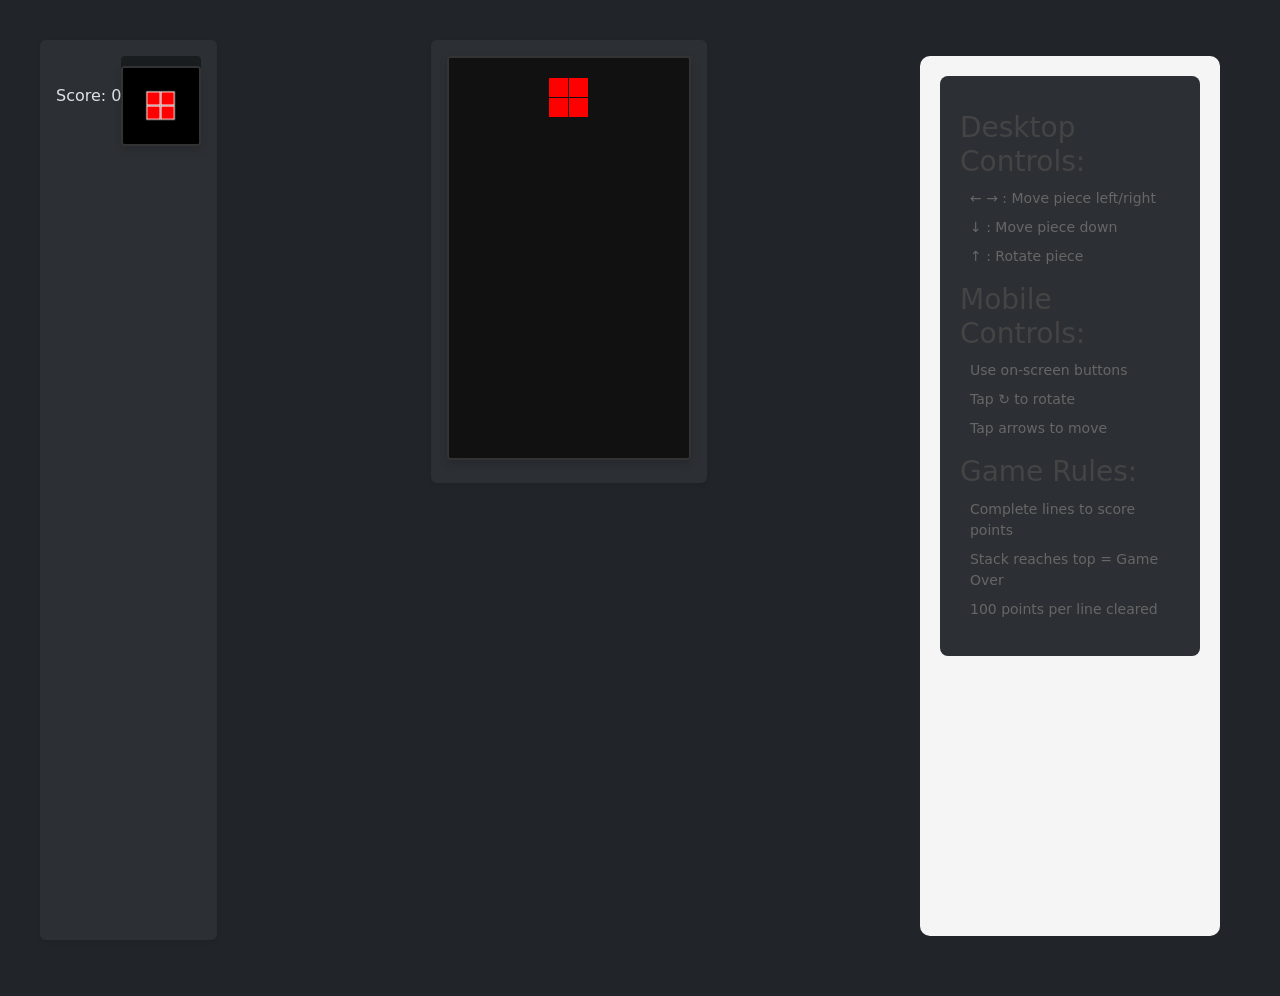
<file: index.html>
<!DOCTYPE html>
<html data-bs-theme="dark">
<head>
    <meta name="viewport" content="width=device-width, initial-scale=1.0, user-scalable=no">
    <title>Tetris</title>
    <link href="https://cdn.jsdelivr.net/npm/bootstrap@5.3.2/dist/css/bootstrap.min.css" rel="stylesheet">
    <link rel="stylesheet" href="https://cdnjs.cloudflare.com/ajax/libs/font-awesome/6.4.2/css/all.min.css">
    <link rel="stylesheet" href="styles.css">
</head>
<body>
    <div class="wrapper">
        <!-- Score and preview at top -->
        <div class="card shadow-sm mb-3">
            <div class="card-body">
                <div class="d-flex justify-content-between align-items-center">
                    <h6 class="card-title mb-0">Score: <span id="score">0</span></h6>
                    <div class="preview-mini">
                        <canvas id="preview" width="80" height="80"></canvas>
                    </div>
                </div>
            </div>
        </div>

        <!-- Game container -->
        <div class="game-container mb-3">
            <div class="row justify-content-center">
                <div class="col-12">
                    <div class="card shadow-sm">
                        <div class="card-body">
                            <canvas id="tetris" width="240" height="400"></canvas>
                        </div>
                    </div>
                </div>
            </div>
        </div>

        <!-- Controls section moved between game and instructions -->
        <div class="controls-section mb-3">
            <div class="card shadow-sm">
                <div class="card-body">
                    <div class="controls d-flex flex-column align-items-center">
                        <button id="rotate" class="btn btn-primary btn-control mb-2">
                            <i class="fas fa-redo"></i>
                        </button>
                        <div class="d-flex justify-content-center gap-2">
                            <button id="left" class="btn btn-primary btn-control">
                                <i class="fas fa-arrow-left"></i>
                            </button>
                            <button id="down" class="btn btn-primary btn-control">
                                <i class="fas fa-arrow-down"></i>
                            </button>
                            <button id="right" class="btn btn-primary btn-control">
                                <i class="fas fa-arrow-right"></i>
                            </button>
                        </div>
                    </div>
                </div>
            </div>
        </div>
        
        <!-- Instructions at bottom -->
        <div class="instructions mt-3">
            <button class="btn btn-secondary instruction-toggle w-100" type="button" 
                    data-bs-toggle="collapse" 
                    data-bs-target="#howToPlay" 
                    aria-expanded="false">
                How to Play <i class="fas fa-chevron-down ms-2"></i>
            </button>
            <div class="collapse" id="howToPlay">
                <div class="instruction-content">
                    <h3>Desktop Controls:</h3>
                    <ul>
                        <li>← → : Move piece left/right</li>
                        <li>↓ : Move piece down</li>
                        <li>↑ : Rotate piece</li>
                    </ul>
                    
                    <h3>Mobile Controls:</h3>
                    <ul>
                        <li>Use on-screen buttons</li>
                        <li>Tap ↻ to rotate</li>
                        <li>Tap arrows to move</li>
                    </ul>
                    
                    <h3>Game Rules:</h3>
                    <ul>
                        <li>Complete lines to score points</li>
                        <li>Stack reaches top = Game Over</li>
                        <li>100 points per line cleared</li>
                    </ul>
                </div>
            </div>
        </div>
    </div>
    <script src="https://cdn.jsdelivr.net/npm/bootstrap@5.3.2/dist/js/bootstrap.bundle.min.js"></script>
    <script>
        document.addEventListener('DOMContentLoaded', function() {
            const howToPlay = document.getElementById('howToPlay');
            const toggle = document.querySelector('.instruction-toggle i');
            
            howToPlay.addEventListener('show.bs.collapse', function () {
                toggle.style.transform = 'rotate(180deg)';
            });
            
            howToPlay.addEventListener('hide.bs.collapse', function () {
                toggle.style.transform = 'rotate(0deg)';
            });
            
            // Set initial state based on screen size
            if (window.innerWidth > 768) {
                new bootstrap.Collapse(howToPlay, { show: true });
            }
        });
    </script>
    <script src="js/tetris.js"></script>
</body>
</html>
</file>
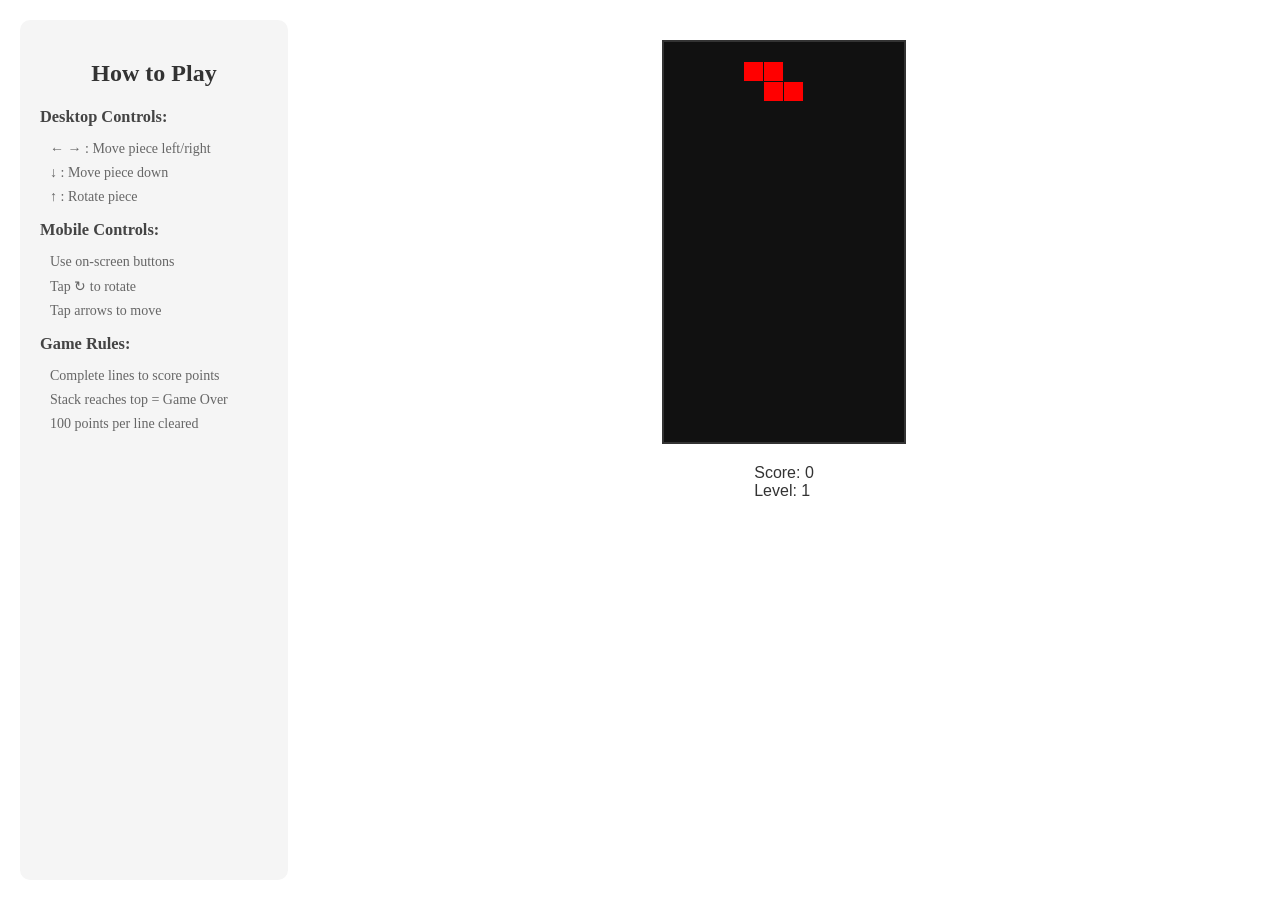
<file: tetris/index.html>
<!DOCTYPE html>
<html>
    <head>
        <meta name="viewport" content="width=device-width, initial-scale=1.0, maximum-scale=1.0, user-scalable=no">
        <title>Tetris</title>
        <link rel="stylesheet" href="styles.css">
    </head>
<body>
    <div class="wrapper">
        <div class="instructions">
            <h2>How to Play</h2>
            <div class="instruction-content">
                <h3>Desktop Controls:</h3>
                <ul>
                    <li>← → : Move piece left/right</li>
                    <li>↓ : Move piece down</li>
                    <li>↑ : Rotate piece</li>
                </ul>
                
                <h3>Mobile Controls:</h3>
                <ul>
                    <li>Use on-screen buttons</li>
                    <li>Tap ↻ to rotate</li>
                    <li>Tap arrows to move</li>
                </ul>
                
                <h3>Game Rules:</h3>
                <ul>
                    <li>Complete lines to score points</li>
                    <li>Stack reaches top = Game Over</li>
                    <li>100 points per line cleared</li>
                </ul>
            </div>
        </div>
    <div class="game-container">
        <canvas id="tetris" width="240" height="400"></canvas>
        <div class="info">
            <div>Score: <span id="score">0</span></div>
            <div>Level: <span id="level">1</span></div>
        </div>
        <div class="controls">
            <div class="control-row">
                <button class="control-btn" id="rotate">↻</button>
            </div>
            <div class="control-row">
                <button class="control-btn" id="left">←</button>
                <button class="control-btn" id="down">↓</button>
                <button class="control-btn" id="right">→</button>
            </div>
        </div>
    </div>
    <script src="js/tetris.js"></script>
</body>
</html>
</file>
<file: styles.css>
body {
    margin: 0;
    padding: 0;
    overflow-y: auto;
    touch-action: pan-y;
    background-color: #212529;
    padding: 20px;
    color: #f8f9fa;
}

.game-container {
    display: flex;
    flex-direction: column;
    align-items: center;
    padding: 20px;
    width: 100%;
    height: 100vh;
    box-sizing: border-box;
    max-width: 500px;
    margin: 0 auto;
    padding: 0 10px;
}

canvas {
    border: 2px solid #333;
    background: #111;
    max-width: 100%;
    height: auto;
    border-radius: 4px;
    box-shadow: 0 0.25rem 0.5rem rgba(0,0,0,0.15);
}

.info {
    margin-top: 20px;
    color: #333;
    font-family: Arial, sans-serif;
}

.controls {
    display: none;
    margin-top: 20px;
    width: 100%;
    max-width: 300px;
    gap: 10px;
}

.control-row {
    display: flex;
    justify-content: center;
    gap: 10px;
    margin: 5px 0;
}

.control-btn {
    width: 60px;
    height: 60px;
    background: #333;
    color: white;
    border: none;
    border-radius: 50%;
    font-size: 24px;
    touch-action: none;
}

@media (max-width: 768px) {
    .controls {
        display: block;
    }
    
    body {
        height: auto;
        overflow-y: auto;
    }
    
    .wrapper {
        flex-direction: column;
        height: auto;
        min-height: auto;
        padding: 10px;
        display: flex;
        flex-direction: column;
        min-height: 100vh;
    }
    
    .instructions {
        max-height: 40vh;
        overflow-y: auto;
        margin-bottom: 20px;
        margin-top: auto;
        padding-top: 10px;
    }
    
    .game-container {
        height: auto;
        min-height: 50vh;
        flex: 1;
        display: flex;
        flex-direction: column;
    }
    
    canvas {
        max-height: 50vh;
        max-height: calc(100vh - 300px);
        width: auto;
    }
    
    .controls-section {
        position: sticky;
        top: 0;
        z-index: 1000;
        background-color: #212529;
        padding-top: 10px;
    }
    
    .btn-control {
        width: 50px;
        height: 50px;
        padding: 0.5rem;
    }
    
    .wrapper {
        padding: 10px;
        display: flex;
        flex-direction: column;
    }
    
    .game-container {
        flex: none;  /* Remove flex grow */
        margin-bottom: 1rem;
    }
    
    .controls-section {
        display: block;
        margin-bottom: 1rem;
    }
    
    canvas#tetris {
        max-height: 60vh;  /* Adjust game height */
        width: auto;
    }
    
    .instructions {
        margin-top: 0;  /* Remove auto margin */
    }
}

/* Add to existing CSS */
.wrapper {
    display: flex;
    min-height: 100vh;
    padding: 20px;
    box-sizing: border-box;
}

.instructions {
    width: 300px;
    padding: 20px;
    background: #f5f5f5;
    border-radius: 10px;
    margin-right: 20px;
    margin-bottom: 20px;
}

.instructions h2 {
    color: #333;
    margin-bottom: 20px;
    text-align: center;
}

.instruction-content {
    font-size: 14px;
    background-color: #2c3034;
    padding: 20px;
    border-radius: 8px;
    margin-bottom: 20px;
}

.instruction-content h3 {
    color: #444;
    margin: 15px 0 10px;
}

.instruction-content ul {
    list-style: none;
    padding-left: 10px;
}

.instruction-content li {
    margin: 8px 0;
    color: #666;
}

.preview-container {
    margin: 10px 0;
    padding: 10px;
    background-color: rgba(0, 0, 0, 0.2);
    border-radius: 5px;
}

#preview {
    background-color: #000;
    display: block;
    margin: 5px auto;
}

.preview-container {
    margin-top: 20px;
    text-align: center;
}

#preview {
    background: #000;
    margin-top: 10px;
    border: 2px solid #333;
}

@media (max-width: 768px) {
    .wrapper {
        flex-direction: column;
    }
    
    .instructions {
        width: 100%;
        margin-right: 0;
        margin-bottom: 20px;
    }
    
    .game-container {
        height: auto;
    }
}

.preview-card {
    width: 200px;
    margin-bottom: 20px;
    background-color: #2c3034;
    border: none;
}

.card {
    background-color: #2c3034;
    border: none;
    box-shadow: 0 0.5rem 1rem rgba(0,0,0,0.15);
}

.btn-primary {
    background-color: #0d6efd;
    border: none;
    padding: 0.8rem;
    transition: all 0.2s;
}

.btn-primary:hover {
    transform: scale(1.05);
    background-color: #0b5ed7;
}

#tetris {
    background-color: #111;
}

.instruction-toggle {
    display: none;
}

.btn-control {
    width: 45px;
    height: 45px;
    padding: 0.5rem;
    touch-action: manipulation;
    -webkit-touch-callout: none;
    -webkit-user-select: none;
    user-select: none;
}

.controls-section {
    display: none;
}

/* Media Queries */
@media (max-width: 768px) {
    .instruction-toggle {
        display: block;
        margin-bottom: 1rem;
    }
    
    .instructions {
        width: 100%;
        background: none;
        padding: 0;
    }
    
    .instruction-content {
        margin-bottom: 1rem;
    }
    
    .btn-control {
        width: 60px;
        height: 60px;
    }
    
    .controls-section {
        display: block;
        margin-top: 1rem;
    }
}

@media (min-width: 769px) {
    .instruction-toggle {
        display: none;
    }
    
    .controls-section {
        display: none !important;
    }
}

.preview-mini {
    width: 80px;
    height: 80px;
    background-color: #1a1d20;
    border-radius: 4px;
}
</file>
<file: tetris/styles.css>
body {
    margin: 0;
    padding: 0;
    overflow: hidden;
    touch-action: none;
}

.game-container {
    display: flex;
    flex-direction: column;
    align-items: center;
    padding: 20px;
    width: 100%;
    height: 100vh;
    box-sizing: border-box;
}

canvas {
    border: 2px solid #333;
    background: #111;
    max-width: 100%;
    height: auto;
}

.info {
    margin-top: 20px;
    color: #333;
    font-family: Arial, sans-serif;
}

.controls {
    display: none;
    margin-top: 20px;
    width: 100%;
    max-width: 300px;
}

.control-row {
    display: flex;
    justify-content: center;
    gap: 10px;
    margin: 5px 0;
}

.control-btn {
    width: 60px;
    height: 60px;
    background: #333;
    color: white;
    border: none;
    border-radius: 50%;
    font-size: 24px;
    touch-action: none;
}

@media (max-width: 768px) {
    .controls {
        display: block;
    }
    
    canvas {
        max-height: 60vh;
    }
}

/* Add to existing CSS */
.wrapper {
    display: flex;
    width: 100%;
    height: 100vh;
    padding: 20px;
    box-sizing: border-box;
}

.instructions {
    width: 300px;
    padding: 20px;
    background: #f5f5f5;
    border-radius: 10px;
    margin-right: 20px;
}

.instructions h2 {
    color: #333;
    margin-bottom: 20px;
    text-align: center;
}

.instruction-content {
    font-size: 14px;
}

.instruction-content h3 {
    color: #444;
    margin: 15px 0 10px;
}

.instruction-content ul {
    list-style: none;
    padding-left: 10px;
}

.instruction-content li {
    margin: 8px 0;
    color: #666;
}

@media (max-width: 768px) {
    .wrapper {
        flex-direction: column;
    }
    
    .instructions {
        width: 100%;
        margin-right: 0;
        margin-bottom: 20px;
    }
    
    .game-container {
        height: auto;
    }
}
</file>
